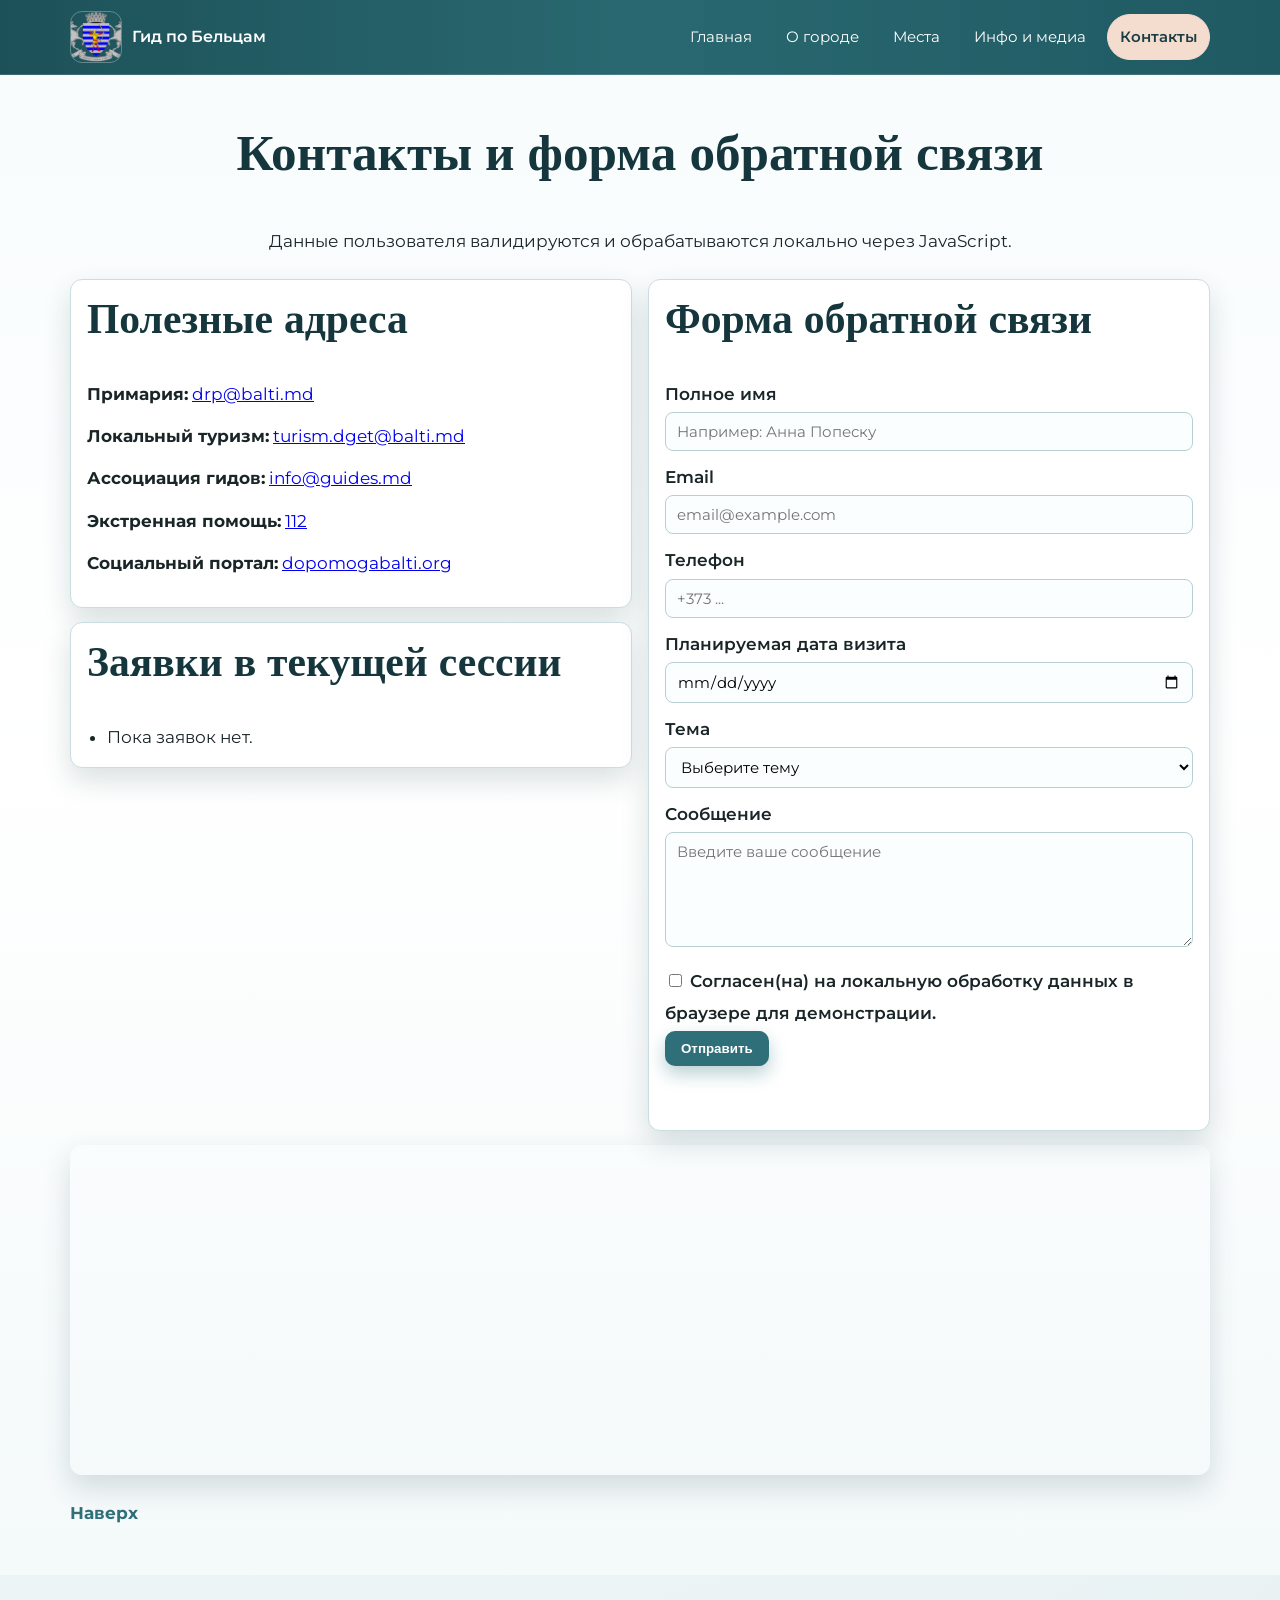
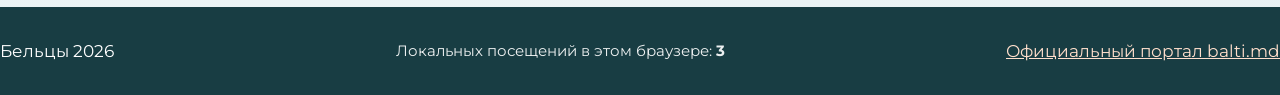
<file: pages/contacte.html>
﻿<!DOCTYPE html>
<html lang="ru">
<head>
    <!-- Meta + CSS + JS для страницы контактов -->
    <meta charset="UTF-8">
    <meta name="viewport" content="width=device-width, initial-scale=1.0">
    <meta name="description" content="Контактные данные и форма с обработкой на стороне клиента в JavaScript.">
    <link rel="stylesheet" href="../css/style.css?v=20260421">
    <link rel="stylesheet" href="https://cdnjs.cloudflare.com/ajax/libs/font-awesome/6.1.1/css/all.min.css">
    <link rel="icon" href="../images/logo.png">
    <script src="../js/script.js" defer></script>
    <title>Бельцы - Контакты</title>
</head>
<body id="top">
    <noscript class="noscript-msg">Для интерактивных элементов сайта включите JavaScript в браузере.</noscript>

    <header class="site-header">
        <div class="container header-inner">
            <a class="brand" href="../index.html">
                <img class="logo" src="../images/logo.png" alt="Официальный логотип сайта Бельцы">
                <span>Гид по Бельцам</span>
            </a>

            <nav id="siteNav" class="site-nav" aria-label="Основная навигация">
                <a href="../index.html">Главная</a>
                <a href="../pages/despre.html">О городе</a>
                <a href="../pages/dostoprimechatel.html">Места</a>
                <a href="../pages/index.html">Инфо и медиа</a>
                <a href="../pages/contacte.html">Контакты</a>
            </nav>

            <button id="hamburger" type="button" aria-label="Открыть меню" aria-expanded="false">
                <i class="fa-solid fa-bars"></i>
            </button>
        </div>
    </header>

    <main>
        <!-- Раздел контактов: информация + форма с валидацией в браузере -->
        <section class="content-block">
            <div class="container">
                <h1 class="centered">Контакты и форма обратной связи</h1>
                <p class="section-subtitle">Данные пользователя валидируются и обрабатываются локально через JavaScript.</p>

                <div class="row">
                    <div class="col-50">
                        <article class="contacte reveal">
                            <h2>Полезные адреса</h2>
                            <p><strong>Примария:</strong> <a href="mailto:drp@balti.md">drp@balti.md</a></p>
                            <p><strong>Локальный туризм:</strong> <a href="mailto:turism.dget@balti.md">turism.dget@balti.md</a></p>
                            <p><strong>Ассоциация гидов:</strong> <a href="mailto:info@guides.md">info@guides.md</a></p>
                            <p><strong>Экстренная помощь:</strong> <a href="tel:112">112</a></p>
                            <p><strong>Социальный портал:</strong> <a target="_blank" rel="noopener noreferrer" href="https://dopomogabalti.org/home_ru">dopomogabalti.org</a></p>
                        </article>

                        <article class="contacte reveal">
                            <h2>Заявки в текущей сессии</h2>
                            <ul id="request-list" class="request-list">
                                <li>Пока заявок нет.</li>
                            </ul>
                        </article>
                    </div>

                    <div class="col-50">
                        <form id="contact-form" class="cform reveal" novalidate>
                            <h2>Форма обратной связи</h2>

                            <label for="name">Полное имя</label>
                            <input id="name" name="name" type="text" placeholder="Например: Анна Попеску" required minlength="2">

                            <label for="email">Email</label>
                            <input id="email" name="email" type="email" placeholder="email@example.com" required>

                            <label for="phone">Телефон</label>
                            <input id="phone" name="phone" type="tel" placeholder="+373 ..." required>

                            <label for="visit-date">Планируемая дата визита</label>
                            <input id="visit-date" name="visit_date" type="date" required>

                            <label for="topic">Тема</label>
                            <select id="topic" name="topic" required>
                                <option value="">Выберите тему</option>
                                <option value="Туризм">Туризм</option>
                                <option value="События">События</option>
                                <option value="Транспорт">Транспорт</option>
                                <option value="Образование">Образование</option>
                            </select>

                            <label for="message">Сообщение</label>
                            <textarea id="message" name="message" rows="5" placeholder="Введите ваше сообщение" required></textarea>

                            <label class="form-check" for="privacy">
                                <input id="privacy" name="privacy" type="checkbox" required>
                                <span>Согласен(на) на локальную обработку данных в браузере для демонстрации.</span>
                            </label>

                            <button type="submit" class="action-btn">Отправить</button>
                            <p id="form-status" class="status" aria-live="polite"></p>
                        </form>
                    </div>
                </div>

                <!-- Внешняя карта для географической ориентации -->
                <iframe
                    class="harta reveal"
                    src="https://www.google.com/maps/embed?pb=!1m18!1m12!1m3!1d42907.97107232485!2d27.860093747606285!3d47.76693839751698!2m3!1f0!2f0!3f0!3m2!1i1024!2i768!4f13.1!3m3!1m2!1s0x40cb673a731f2613%3A0x75ffb7a54ede02d9!2z0JHQtdC70YzRhtGLLCDQnNC-0LvQtNC-0LLQsA!5e0!3m2!1sru!2s!4v1774688675212!5m2!1sru!2s"
                    style="border:0;"
                    allowfullscreen=""
                    loading="lazy"
                    referrerpolicy="no-referrer-when-downgrade"
                    title="Карта муниципия Бельцы"
                ></iframe>

                <a href="#top" class="back-top">Наверх</a>
            </div>
        </section>
    </main>

    <footer>
        <div class="container footer-inner">
            <span>Бельцы <span class="year"></span></span>
            <span class="footer-meta">Локальных посещений в этом браузере: <strong data-visit-counter>0</strong></span>
            <a class="footer-link" target="_blank" rel="noopener noreferrer" href="https://balti.md/">Официальный портал balti.md</a>
        </div>
    </footer>
</body>
</html>
</file>
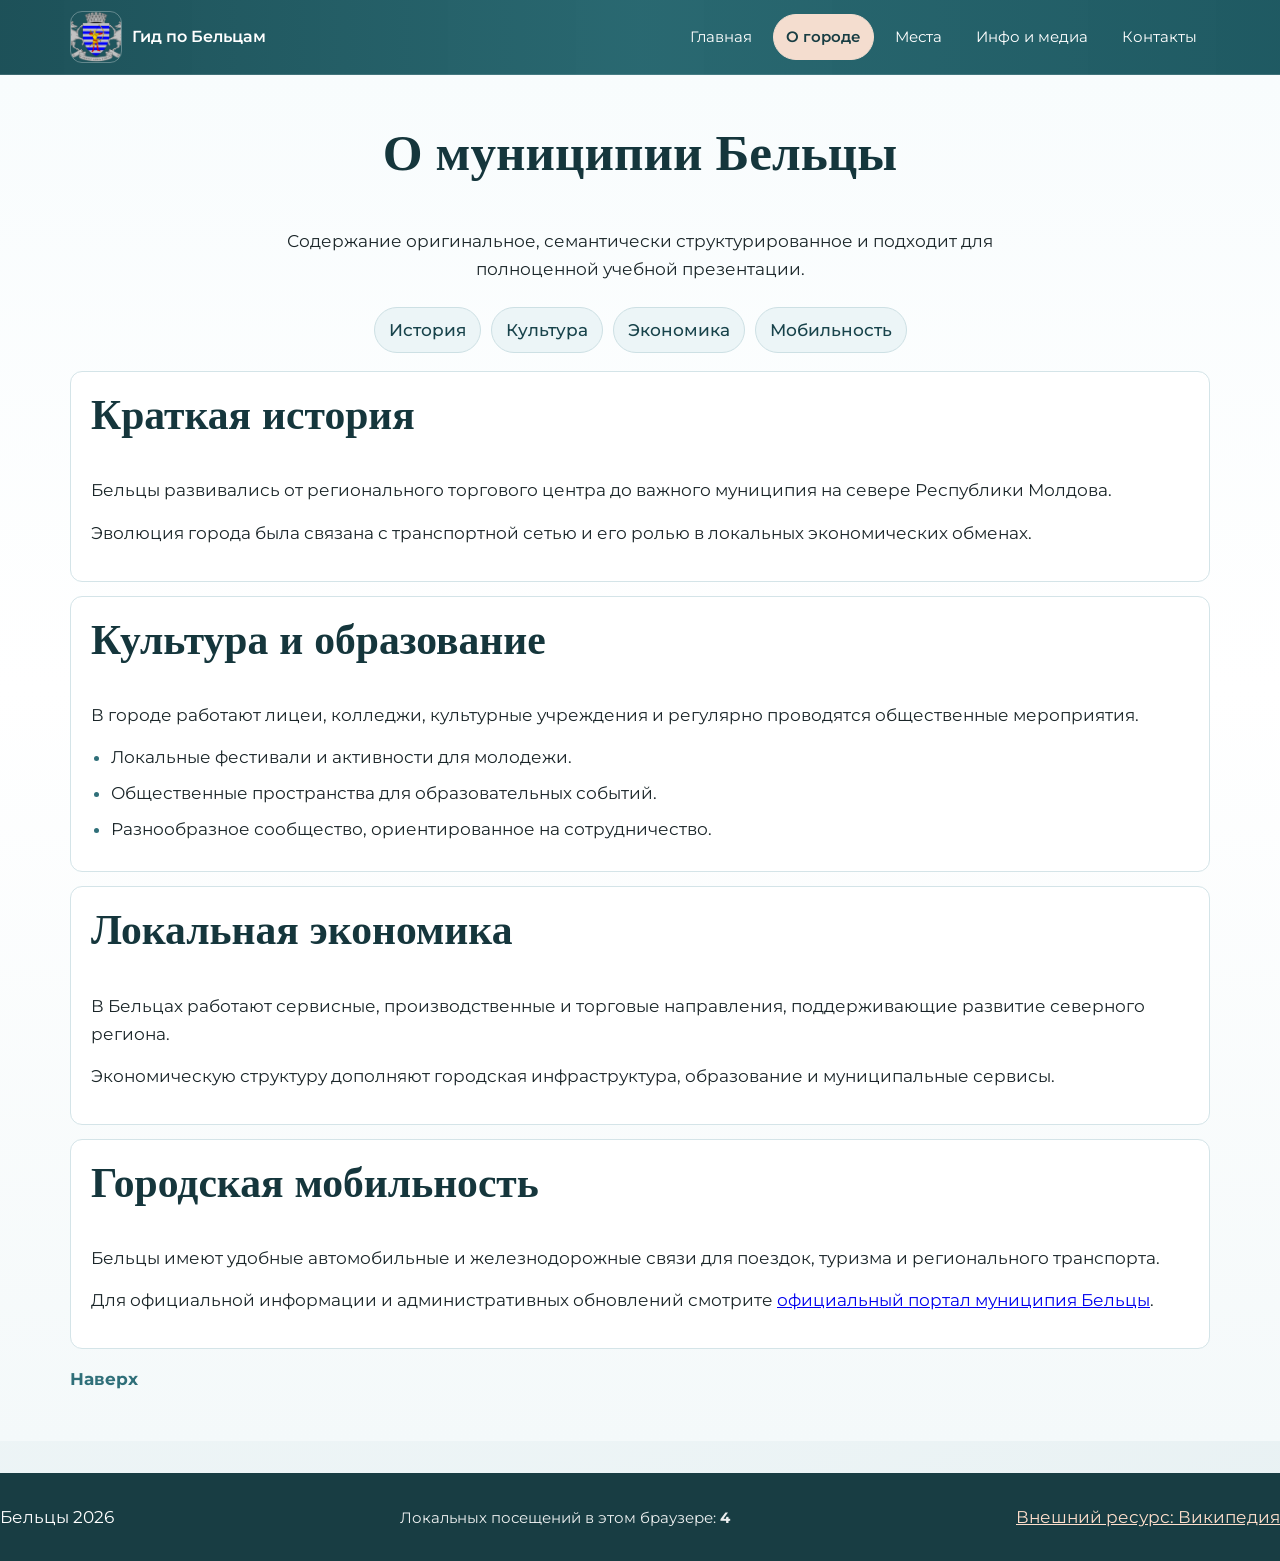
<file: pages/despre.html>
﻿<!DOCTYPE html>
<html lang="ru">
<head>
    <!-- Общие настройки: viewport и глобальные файлы -->
    <meta charset="UTF-8">
    <meta name="viewport" content="width=device-width, initial-scale=1.0">
    <meta name="description" content="Страница о Бельцах: история, культура, экономика и городская мобильность.">
    <link rel="stylesheet" href="../css/style.css?v=20260421">
    <link rel="stylesheet" href="https://cdnjs.cloudflare.com/ajax/libs/font-awesome/6.1.1/css/all.min.css">
    <link rel="icon" href="../images/logo.png">
    <script src="../js/script.js" defer></script>
    <title>Бельцы - О городе</title>
</head>
<body id="top">
    <noscript class="noscript-msg">Для интерактивных элементов сайта включите JavaScript в браузере.</noscript>

    <header class="site-header">
        <div class="container header-inner">
            <a class="brand" href="../index.html">
                <img class="logo" src="../images/logo.png" alt="Официальный логотип сайта Бельцы">
                <span>Гид по Бельцам</span>
            </a>

            <nav id="siteNav" class="site-nav" aria-label="Основная навигация">
                <a href="../index.html">Главная</a>
                <a href="../pages/despre.html">О городе</a>
                <a href="../pages/dostoprimechatel.html">Места</a>
                <a href="../pages/index.html">Инфо и медиа</a>
                <a href="../pages/contacte.html">Контакты</a>
            </nav>

            <button id="hamburger" type="button" aria-label="Открыть меню" aria-expanded="false">
                <i class="fa-solid fa-bars"></i>
            </button>
        </div>
    </header>

    <main>
        <!-- Информационная страница с внутренними якорями -->
        <section class="content-block">
            <div class="container">
                <h1 class="centered">О муниципии Бельцы</h1>
                <p class="section-subtitle">Содержание оригинальное, семантически структурированное и подходит для полноценной учебной презентации.</p>

                <div class="anchor-nav">
                    <a href="#history">История</a>
                    <a href="#culture">Культура</a>
                    <a href="#economy">Экономика</a>
                    <a href="#mobility">Мобильность</a>
                </div>

                <article id="history" class="info-block reveal">
                    <h2>Краткая история</h2>
                    <p>Бельцы развивались от регионального торгового центра до важного муниципия на севере Республики Молдова.</p>
                    <p>Эволюция города была связана с транспортной сетью и его ролью в локальных экономических обменах.</p>
                </article>

                <article id="culture" class="info-block reveal">
                    <h2>Культура и образование</h2>
                    <p>В городе работают лицеи, колледжи, культурные учреждения и регулярно проводятся общественные мероприятия.</p>
                    <ul class="info-list">
                        <li>Локальные фестивали и активности для молодежи.</li>
                        <li>Общественные пространства для образовательных событий.</li>
                        <li>Разнообразное сообщество, ориентированное на сотрудничество.</li>
                    </ul>
                </article>

                <article id="economy" class="info-block reveal">
                    <h2>Локальная экономика</h2>
                    <p>В Бельцах работают сервисные, производственные и торговые направления, поддерживающие развитие северного региона.</p>
                    <p>Экономическую структуру дополняют городская инфраструктура, образование и муниципальные сервисы.</p>
                </article>

                <article id="mobility" class="info-block reveal">
                    <h2>Городская мобильность</h2>
                    <p>Бельцы имеют удобные автомобильные и железнодорожные связи для поездок, туризма и регионального транспорта.</p>
                    <p>
                        Для официальной информации и административных обновлений
                        смотрите <a target="_blank" rel="noopener noreferrer" href="https://balti.md/">официальный портал муниципия Бельцы</a>.
                    </p>
                </article>

                <a href="#top" class="back-top">Наверх</a>
            </div>
        </section>
    </main>

    <footer>
        <div class="container footer-inner">
            <span>Бельцы <span class="year"></span></span>
            <span class="footer-meta">Локальных посещений в этом браузере: <strong data-visit-counter>0</strong></span>
            <a class="footer-link" target="_blank" rel="noopener noreferrer" href="https://ru.wikipedia.org/wiki/%D0%91%D0%B5%D0%BB%D1%8C%D1%86%D1%8B">Внешний ресурс: Википедия</a>
        </div>
    </footer>
</body>
</html>
</file>
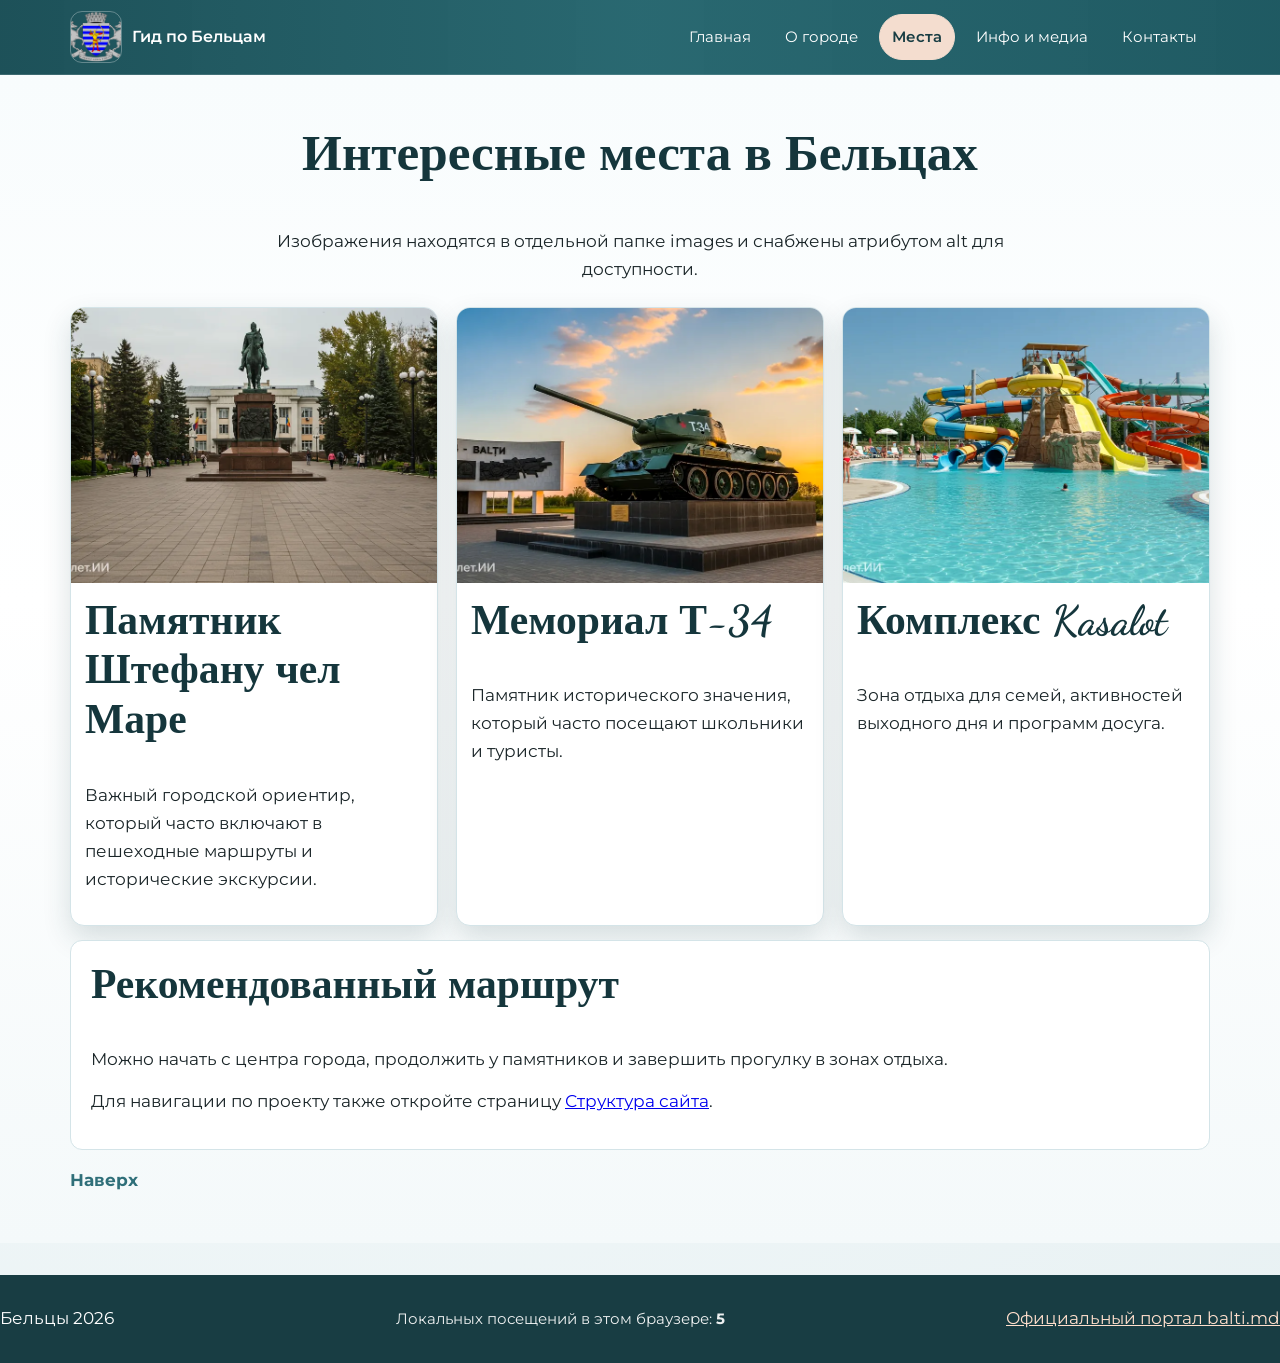
<file: pages/dostoprimechatel.html>
﻿<!DOCTYPE html>
<html lang="ru">
<head>
    <!-- Параметры отображения и подключение общих файлов -->
    <meta charset="UTF-8">
    <meta name="viewport" content="width=device-width, initial-scale=1.0">
    <meta name="description" content="Знаковые места Бельц с изображениями и краткими описаниями.">
    <link rel="stylesheet" href="../css/style.css?v=20260421">
    <link rel="stylesheet" href="https://cdnjs.cloudflare.com/ajax/libs/font-awesome/6.1.1/css/all.min.css">
    <link rel="icon" href="../images/logo.png">
    <script src="../js/script.js" defer></script>
    <title>Бельцы - Интересные места</title>
</head>
<body id="top">
    <noscript class="noscript-msg">Для интерактивных элементов сайта включите JavaScript в браузере.</noscript>

    <header class="site-header">
        <div class="container header-inner">
            <a class="brand" href="../index.html">
                <img class="logo" src="../images/logo.png" alt="Официальный логотип сайта Бельцы">
                <span>Гид по Бельцам</span>
            </a>

            <nav id="siteNav" class="site-nav" aria-label="Основная навигация">
                <a href="../index.html">Главная</a>
                <a href="../pages/despre.html">О городе</a>
                <a href="../pages/dostoprimechatel.html">Места</a>
                <a href="../pages/index.html">Инфо и медиа</a>
                <a href="../pages/contacte.html">Контакты</a>
            </nav>

            <button id="hamburger" type="button" aria-label="Открыть меню" aria-expanded="false">
                <i class="fa-solid fa-bars"></i>
            </button>
        </div>
    </header>

    <main>
        <!-- Страница мест с ALT-изображениями и тематическими описаниями -->
        <section class="content-block">
            <div class="container">
                <h1 class="centered">Интересные места в Бельцах</h1>
                <p class="section-subtitle">Изображения находятся в отдельной папке images и снабжены атрибутом alt для доступности.</p>

                <div class="loc-grid">
                    <article class="loc reveal">
                        <img src="../images/pameatnik.png" alt="Памятник Штефану чел Маре в центре Бельц">
                        <div class="loc-body">
                            <h2>Памятник Штефану чел Маре</h2>
                            <p>Важный городской ориентир, который часто включают в пешеходные маршруты и исторические экскурсии.</p>
                        </div>
                    </article>

                    <article class="loc reveal">
                        <img src="../images/tank.png" alt="Мемориал Т-34 в Бельцах">
                        <div class="loc-body">
                            <h2>Мемориал Т-34</h2>
                            <p>Памятник исторического значения, который часто посещают школьники и туристы.</p>
                        </div>
                    </article>

                    <article class="loc reveal">
                        <img src="../images/aqua.png" alt="Развлекательный комплекс Kasalot в Бельцах">
                        <div class="loc-body">
                            <h2>Комплекс Kasalot</h2>
                            <p>Зона отдыха для семей, активностей выходного дня и программ досуга.</p>
                        </div>
                    </article>
                </div>

                <article class="info-block reveal">
                    <h2>Рекомендованный маршрут</h2>
                    <p>Можно начать с центра города, продолжить у памятников и завершить прогулку в зонах отдыха.</p>
                    <p>Для навигации по проекту также откройте страницу <a href="../pages/structura.html">Структура сайта</a>.</p>
                </article>

                <a href="#top" class="back-top">Наверх</a>
            </div>
        </section>
    </main>

    <footer>
        <div class="container footer-inner">
            <span>Бельцы <span class="year"></span></span>
            <span class="footer-meta">Локальных посещений в этом браузере: <strong data-visit-counter>0</strong></span>
            <a class="footer-link" target="_blank" rel="noopener noreferrer" href="https://balti.md/">Официальный портал balti.md</a>
        </div>
    </footer>
</body>
</html>
</file>
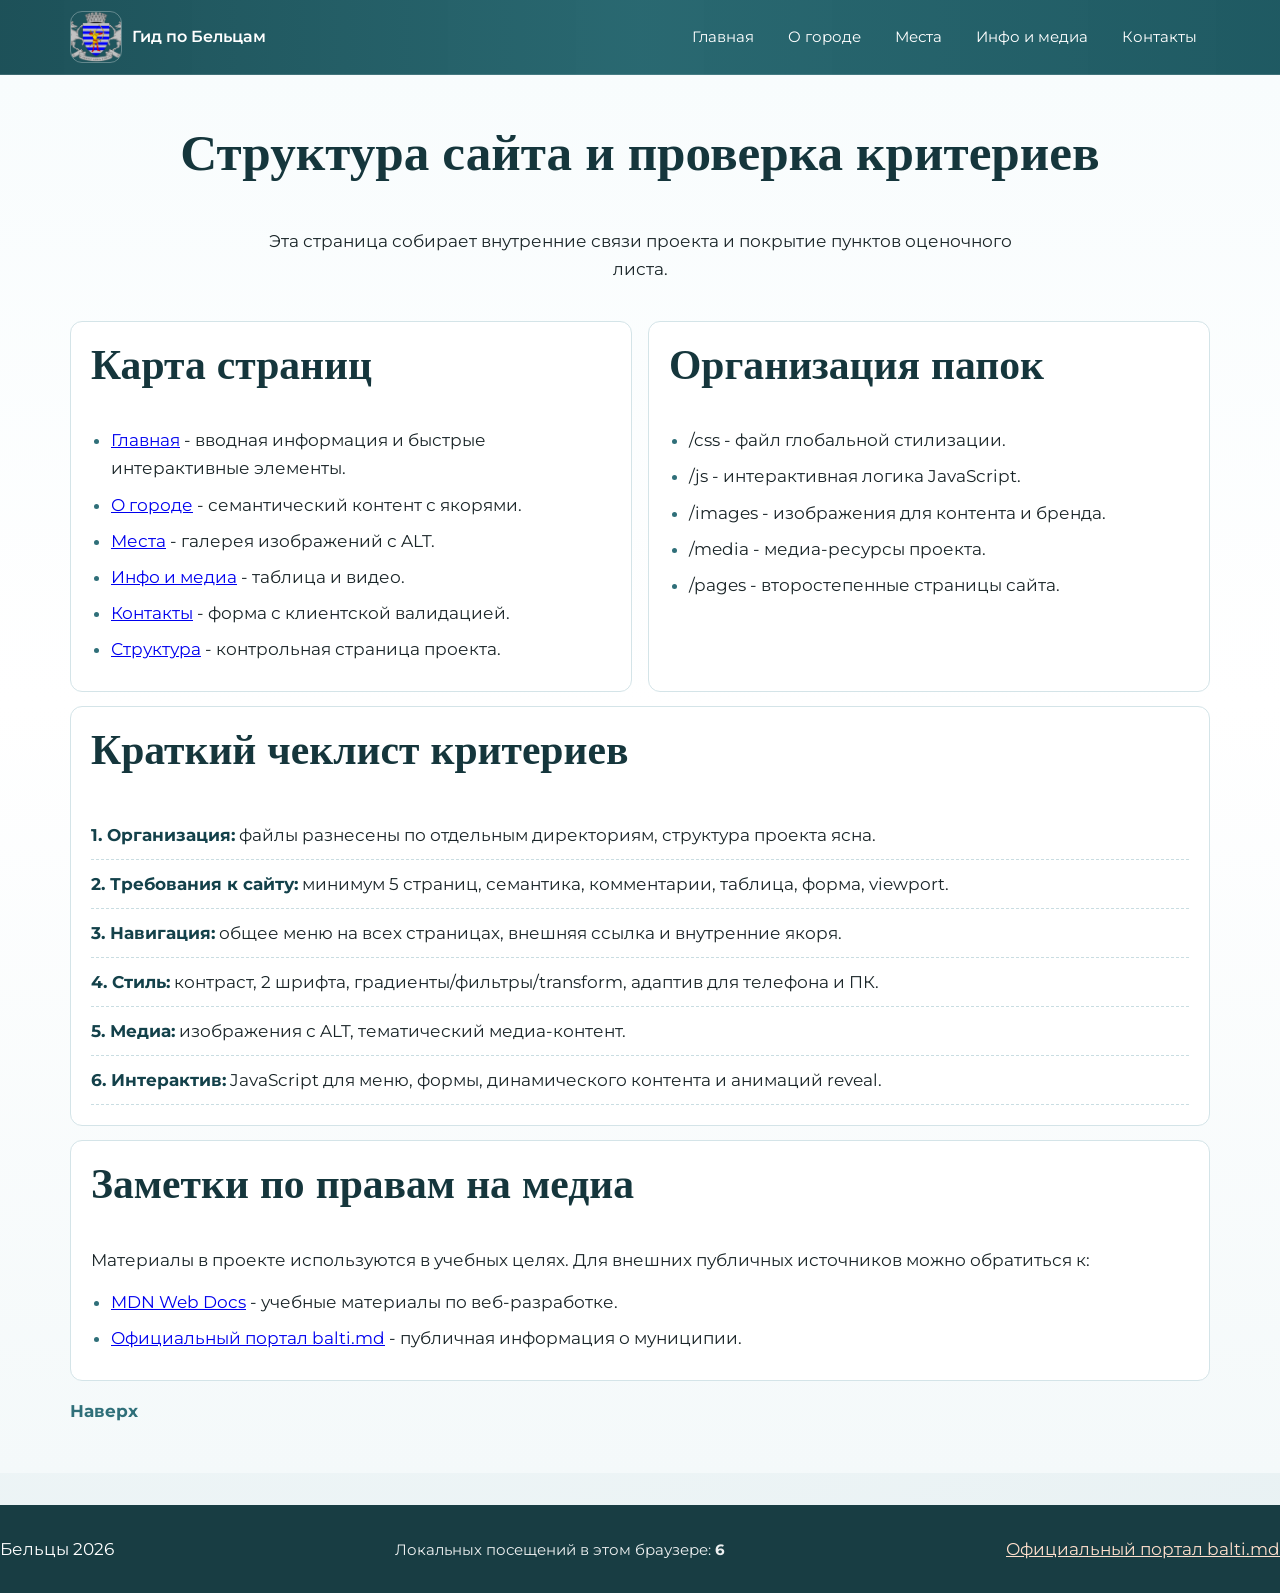
<file: pages/structura.html>
﻿<!DOCTYPE html>
<html lang="ru">
<head>
    <!-- Стандартная конфигурация для страницы структуры -->
    <meta charset="UTF-8">
    <meta name="viewport" content="width=device-width, initial-scale=1.0">
    <meta name="description" content="Структура проекта и проверка выполнения критериев оценки сайта.">
    <link rel="stylesheet" href="../css/style.css?v=20260421">
    <link rel="stylesheet" href="https://cdnjs.cloudflare.com/ajax/libs/font-awesome/6.1.1/css/all.min.css">
    <link rel="icon" href="../images/logo.png">
    <script src="../js/script.js" defer></script>
    <title>Бельцы - Структура сайта</title>
</head>
<body id="top">
    <noscript class="noscript-msg">Для интерактивных элементов сайта включите JavaScript в браузере.</noscript>

    <header class="site-header">
        <div class="container header-inner">
            <a class="brand" href="../index.html">
                <img class="logo" src="../images/logo.png" alt="Официальный логотип сайта Бельцы">
                <span>Гид по Бельцам</span>
            </a>

            <nav id="siteNav" class="site-nav" aria-label="Основная навигация">
                <a href="../index.html">Главная</a>
                <a href="../pages/despre.html">О городе</a>
                <a href="../pages/dostoprimechatel.html">Места</a>
                <a href="../pages/index.html">Инфо и медиа</a>
                <a href="../pages/contacte.html">Контакты</a>
            </nav>

            <button id="hamburger" type="button" aria-label="Открыть меню" aria-expanded="false">
                <i class="fa-solid fa-bars"></i>
            </button>
        </div>
    </header>

    <main>
        <!-- Контрольная страница: карта сайта + краткий чеклист критериев -->
        <section class="content-block">
            <div class="container">
                <h1 class="centered">Структура сайта и проверка критериев</h1>
                <p class="section-subtitle">Эта страница собирает внутренние связи проекта и покрытие пунктов оценочного листа.</p>

                <div class="site-map">
                    <article class="info-block reveal">
                        <h2>Карта страниц</h2>
                        <ul class="info-list">
                            <li><a href="../index.html">Главная</a> - вводная информация и быстрые интерактивные элементы.</li>
                            <li><a href="../pages/despre.html">О городе</a> - семантический контент с якорями.</li>
                            <li><a href="../pages/dostoprimechatel.html">Места</a> - галерея изображений с ALT.</li>
                            <li><a href="../pages/index.html">Инфо и медиа</a> - таблица и видео.</li>
                            <li><a href="../pages/contacte.html">Контакты</a> - форма с клиентской валидацией.</li>
                            <li><a href="../pages/structura.html">Структура</a> - контрольная страница проекта.</li>
                        </ul>
                    </article>

                    <article class="info-block reveal">
                        <h2>Организация папок</h2>
                        <ul class="info-list">
                            <li>/css - файл глобальной стилизации.</li>
                            <li>/js - интерактивная логика JavaScript.</li>
                            <li>/images - изображения для контента и бренда.</li>
                            <li>/media - медиа-ресурсы проекта.</li>
                            <li>/pages - второстепенные страницы сайта.</li>
                        </ul>
                    </article>
                </div>

                <article class="info-block reveal">
                    <h2>Краткий чеклист критериев</h2>
                    <ul class="criteria-list">
                        <li><strong>1. Организация:</strong> файлы разнесены по отдельным директориям, структура проекта ясна.</li>
                        <li><strong>2. Требования к сайту:</strong> минимум 5 страниц, семантика, комментарии, таблица, форма, viewport.</li>
                        <li><strong>3. Навигация:</strong> общее меню на всех страницах, внешняя ссылка и внутренние якоря.</li>
                        <li><strong>4. Стиль:</strong> контраст, 2 шрифта, градиенты/фильтры/transform, адаптив для телефона и ПК.</li>
                        <li><strong>5. Медиа:</strong> изображения с ALT, тематический медиа-контент.</li>
                        <li><strong>6. Интерактив:</strong> JavaScript для меню, формы, динамического контента и анимаций reveal.</li>
                    </ul>
                </article>

                <article class="info-block reveal">
                    <h2>Заметки по правам на медиа</h2>
                    <p>Материалы в проекте используются в учебных целях. Для внешних публичных источников можно обратиться к:</p>
                    <ul class="info-list">
                        <li><a target="_blank" rel="noopener noreferrer" href="https://developer.mozilla.org/">MDN Web Docs</a> - учебные материалы по веб-разработке.</li>
                        <li><a target="_blank" rel="noopener noreferrer" href="https://balti.md/">Официальный портал balti.md</a> - публичная информация о муниципии.</li>
                    </ul>
                </article>

                <a href="#top" class="back-top">Наверх</a>
            </div>
        </section>
    </main>

    <footer>
        <div class="container footer-inner">
            <span>Бельцы <span class="year"></span></span>
            <span class="footer-meta">Локальных посещений в этом браузере: <strong data-visit-counter>0</strong></span>
            <a class="footer-link" target="_blank" rel="noopener noreferrer" href="https://balti.md/">Официальный портал balti.md</a>
        </div>
    </footer>
</body>
</html>
</file>
<file: css/style.css>
﻿/* Importam exact doua familii de fonturi, conform cerintei rubricii. */
@import url('https://fonts.googleapis.com/css2?family=Dancing+Script:wght@500;700&family=Montserrat:wght@300;400;500;600;700&display=swap');

/* Variabile globale: culori, umbre si dimensiuni comune pe toate paginile. */
:root {
    --bg-main: #f2f8f9;
    --bg-header: #183d43;
    --bg-card: #ffffff;
    --accent: #2f6f79;
    --accent-2: #f29d7e;
    --text-main: #1a2528;
    --text-light: #ffffff;
    --border: #d4e4e8;
    --shadow: 0 12px 28px rgba(24, 61, 67, 0.16);
    --container: 1140px;
}

/* Setari de baza pentru box model pe toate elementele. */
* {
    box-sizing: border-box;
}

html {
    scroll-behavior: smooth;
}

/* Eliminam scroll orizontal: cerinta de scroll minim si doar vertical. */
body {
    margin: 0;
    overflow-x: hidden;
    font-family: "Montserrat", sans-serif;
    font-size: 17px;
    line-height: 1.65;
    color: var(--text-main);
    background: radial-gradient(circle at 20% 10%, #f8fdff 0%, #f2f8f9 45%, #e8f1f3 100%);
}

main {
    min-height: 0;
}

img,
video,
iframe {
    max-width: 100%;
}

h1,
h2,
h3,
h4,
h5,
h6 {
    margin-top: 0;
    line-height: 1.2;
    font-family: "Dancing Script", cursive;
    color: #15363c;
}

h1 {
    font-size: clamp(2rem, 4vw, 3.4rem);
}

h2 {
    font-size: clamp(1.7rem, 3.4vw, 2.6rem);
}

p {
    margin: 0 0 14px;
}

ul {
    margin: 0;
}

/* Container reutilizabil pentru latime controlata pe ecrane mari. */
.container {
    width: min(var(--container), calc(100% - 30px));
    margin-inline: auto;
}

/* Mesaj pentru utilizatori care au JavaScript dezactivat. */
.noscript-msg {
    display: block;
    background: #fff1e8;
    color: #663c1f;
    border-bottom: 1px solid #f2cbb7;
    padding: 10px 16px;
    text-align: center;
}

/* Header fix cu blur pentru lizibilitate pe orice fundal. */
.site-header {
    position: sticky;
    top: 0;
    z-index: 50;
    background: linear-gradient(90deg, rgba(20, 74, 82, 0.96) 0%, rgba(28, 95, 104, 0.94) 50%, rgba(22, 83, 92, 0.96) 100%);
    backdrop-filter: blur(5px);
    border-bottom: 1px solid rgba(255, 255, 255, 0.14);
}

.header-inner {
    display: flex;
    align-items: center;
    gap: 14px;
    min-height: 74px;
}

.brand {
    display: inline-flex;
    align-items: center;
    gap: 10px;
    color: var(--text-light);
    text-decoration: none;
    font-weight: 600;
    font-size: 1rem;
}

.logo {
    width: 52px;
    height: 52px;
    border-radius: 12px;
    object-fit: cover;
    border: 1px solid rgba(255, 255, 255, 0.3);
}

/* Navigare clara pe desktop, cu evidentierea paginii active. */
.site-nav {
    margin-left: auto;
    display: flex;
    flex-wrap: wrap;
    gap: 8px;
}

.site-nav a {
    color: var(--text-light);
    text-decoration: none;
    padding: 9px 12px;
    border-radius: 999px;
    border: 1px solid transparent;
    transition: 0.25s ease;
    font-size: 0.96rem;
}

.site-nav a:hover,
.site-nav a:focus-visible {
    background: rgba(255, 255, 255, 0.14);
    border-color: rgba(255, 255, 255, 0.35);
    outline: none;
}

.site-nav a.current {
    background: #f4ddcf;
    color: #183d43;
    border-color: #f4ddcf;
    font-weight: 600;
}

/* Buton burger pentru navigarea pe telefon. */
#hamburger {
    margin-left: auto;
    display: none;
    width: 42px;
    height: 42px;
    border-radius: 10px;
    border: 1px solid rgba(255, 255, 255, 0.35);
    color: var(--text-light);
    background: transparent;
    cursor: pointer;
}

section {
    padding: 48px 0;
}

/* Hero cu gradient + imagine de fundal (cerinta stil: fundaluri). */
.hero {
    min-height: calc(100vh - 74px);
    min-height: calc(100dvh - 74px);
    display: flex;
    align-items: center;
    background: linear-gradient(120deg, rgba(16, 43, 48, 0.78), rgba(25, 77, 85, 0.62)), url('../images/index.png') center/cover;
}

.hero-content {
    color: var(--text-light);
    max-width: 760px;
}

.hero-content h1 {
    color: var(--text-light);
    margin-bottom: 12px;
}

.hero-content p {
    font-size: 1.07rem;
    max-width: 690px;
}

.hero-tools {
    display: flex;
    flex-wrap: wrap;
    gap: 10px;
    margin-top: 20px;
}

/* Butoane reutilizabile pentru call to action. */
.action-btn,
.ghost-btn {
    display: inline-flex;
    align-items: center;
    justify-content: center;
    padding: 10px 16px;
    border-radius: 10px;
    font-weight: 600;
    text-decoration: none;
    transition: transform 0.2s ease, box-shadow 0.2s ease, background 0.2s ease;
}

.action-btn {
    border: none;
    cursor: pointer;
    background: var(--accent);
    color: var(--text-light);
    box-shadow: 0 8px 18px rgba(47, 111, 121, 0.33);
}

.action-btn:hover {
    transform: translateY(-1px);
    background: #255e67;
}

.ghost-btn {
    border: 1px solid rgba(255, 255, 255, 0.6);
    color: var(--text-light);
    background: rgba(255, 255, 255, 0.08);
}

.ghost-btn:hover {
    transform: translateY(-1px);
    background: rgba(255, 255, 255, 0.17);
}

/* Sectiuni deschise la culoare pentru contrast bun al textului. */
.content-block {
    background: linear-gradient(180deg, #f8fcfd 0%, #ffffff 45%, #f4f9fa 100%);
}

.centered {
    text-align: center;
}

.section-title {
    margin-bottom: 10px;
}

.section-subtitle {
    max-width: 780px;
    margin: 0 auto 24px;
    text-align: center;
}

/* Grila de carduri pentru puncte-cheie si raspuns responsive. */
.card-grid {
    display: grid;
    grid-template-columns: repeat(3, minmax(220px, 1fr));
    gap: 16px;
}

.card {
    background: var(--bg-card);
    border: 1px solid var(--border);
    border-radius: 14px;
    padding: 18px;
    box-shadow: var(--shadow);
}

.card h3 {
    margin-bottom: 8px;
}

.badge {
    display: inline-flex;
    align-items: center;
    padding: 4px 10px;
    border-radius: 999px;
    font-size: 0.82rem;
    border: 1px solid #c9dde2;
    background: #ecf6f8;
    color: #1e4f58;
}

/* Navigare interna prin ancore in forma de chips. */
.anchor-nav {
    display: flex;
    flex-wrap: wrap;
    justify-content: center;
    gap: 10px;
    margin-bottom: 18px;
}

.anchor-nav a {
    text-decoration: none;
    color: #18434b;
    border: 1px solid #cde0e4;
    background: #ecf5f7;
    border-radius: 999px;
    padding: 8px 14px;
    font-weight: 500;
}

.anchor-nav a:hover {
    background: #e0eef1;
}

.info-block {
    margin-top: 14px;
    padding: 20px;
    border-radius: 12px;
    border: 1px solid var(--border);
    background: var(--bg-card);
}

.info-list {
    padding-left: 20px;
}

.info-list li {
    margin-bottom: 8px;
}

.info-list li::marker {
    color: var(--accent);
}

/* Carduri pentru locatii: imagine + efecte vizuale cerute de rubrica. */
.loc-grid {
    display: grid;
    grid-template-columns: repeat(3, minmax(220px, 1fr));
    gap: 18px;
}

.loc {
    overflow: hidden;
    border-radius: 14px;
    border: 1px solid var(--border);
    background: var(--bg-card);
    box-shadow: var(--shadow);
    display: flex;
    flex-direction: column;
}

.loc img {
    width: 100%;
    aspect-ratio: 4 / 3;
    object-fit: cover;
    filter: saturate(1.06) contrast(1.02);
    transition: transform 0.35s ease, filter 0.35s ease;
}

.loc:hover img {
    transform: scale(1.05);
    filter: saturate(1.2) contrast(1.08);
}

.loc-body {
    padding: 14px 14px 18px;
}

/* Tabel responsive cu head contrastant. */
.table-wrap {
    overflow-x: auto;
}

.data-table {
    width: 100%;
    border-collapse: collapse;
    background: var(--bg-card);
    border: 1px solid var(--border);
}

.data-table th,
.data-table td {
    border: 1px solid var(--border);
    padding: 10px;
    text-align: left;
}

.data-table thead {
    background: #dcecf0;
}

/* Media (audio/video) in carduri separate. */
.media-grid {
    display: grid;
    grid-template-columns: repeat(2, minmax(260px, 1fr));
    gap: 16px;
}

.media-card {
    background: var(--bg-card);
    border: 1px solid var(--border);
    border-radius: 12px;
    padding: 14px;
    box-shadow: var(--shadow);
}

.media-card video,
.media-card audio {
    width: 100%;
    border-radius: 8px;
}

/* Увеличиваем медиа-блок на странице "Инфо и медиа". */
#media h2 {
    font-size: clamp(2.1rem, 4.6vw, 3.5rem);
}

#media .media-grid {
    grid-template-columns: 1fr;
}

#media .media-card {
    padding: 18px;
}

#media .media-card video {
    aspect-ratio: 4 / 3;
}

.small-note {
    margin-top: 8px;
    font-size: 0.92rem;
    color: #3f575d;
}

/* Layout pentru pagina de contacte: doua coloane pe desktop. */
.row {
    display: flex;
    flex-wrap: wrap;
    gap: 16px;
}

.col-50 {
    width: calc(50% - 8px);
}

.contacte,
.cform {
    border: 1px solid #cadde1;
    border-radius: 12px;
    background: var(--bg-card);
    box-shadow: var(--shadow);
    padding: 16px;
    margin-bottom: 14px;
}

.cform label {
    display: block;
    font-weight: 600;
    margin-bottom: 4px;
}

.cform input,
.cform textarea,
.cform select {
    width: 100%;
    font-size: 15px;
    font-family: inherit;
    padding: 9px 11px;
    margin-bottom: 12px;
    border: 1px solid #b7cfd5;
    border-radius: 8px;
    background: #fbfeff;
}

.cform input:focus,
.cform textarea:focus,
.cform select:focus {
    outline: 2px solid #b6dce3;
    border-color: #7aaeb8;
}

.form-check {
    display: flex;
    align-items: flex-start;
    gap: 8px;
    margin-bottom: 12px;
}

.form-check input {
    margin-top: 5px;
    width: auto;
}

.status {
    min-height: 24px;
    margin-top: 10px;
    font-weight: 500;
}

.status.ok {
    color: #14643d;
}

.status.error {
    color: #8f2e2e;
}

.request-list {
    padding-left: 20px;
}

.harta {
    width: 100%;
    min-height: 330px;
    border: 1px solid var(--border);
    border-radius: 12px;
    box-shadow: var(--shadow);
}

/* Reprezentare vizuala pentru structura si criterii. */
.site-map {
    display: grid;
    grid-template-columns: repeat(2, minmax(260px, 1fr));
    gap: 16px;
}

.criteria-list {
    list-style: none;
    padding: 0;
}

.criteria-list li {
    padding: 10px 0;
    border-bottom: 1px dashed #c9dde2;
}

.criteria-list li strong {
    color: #13414a;
}

/* Link de intoarcere la inceputul paginii. */
.back-top {
    display: inline-flex;
    margin-top: 16px;
    text-decoration: none;
    color: var(--accent);
    font-weight: 700;
}

/* Clasa pentru elemente care apar cu animatie din JavaScript. */
.reveal {
    opacity: 0;
    transform: translateY(18px);
    transition: opacity 0.65s ease, transform 0.65s ease;
}

.reveal.show {
    opacity: 1;
    transform: translateY(0);
}

footer {
    margin-top: 32px;
    min-height: 88px;
    background: var(--bg-header);
    color: var(--text-light);
    display: flex;
    align-items: center;
}

.footer-inner {
    display: flex;
    align-items: center;
    justify-content: space-between;
    gap: 10px;
    flex-wrap: wrap;
    width: 100%;
}

.footer-meta {
    font-size: 0.95rem;
    opacity: 0.92;
}

.footer-link {
    color: #ffdfcc;
    text-decoration: underline;
}

/* Layout adaptiv pentru tablete. */
@media (max-width: 1000px) {
    body {
        font-size: 16px;
    }

    section {
        padding: 40px 0;
    }

    .card-grid,
    .loc-grid,
    .media-grid,
    .site-map {
        grid-template-columns: 1fr;
    }

    #media .media-card video {
        aspect-ratio: 16 / 9;
    }

    .col-50 {
        width: 100%;
    }
}

/* Layout mobil: navigare burger + spatii reduse. */
@media (max-width: 820px) {
    .header-inner {
        min-height: 68px;
    }

    #hamburger {
        display: inline-flex;
        align-items: center;
        justify-content: center;
    }

    .site-nav {
        display: none;
        width: 100%;
        flex-direction: column;
        gap: 6px;
        margin: 6px 0 12px;
    }

    .site-nav.mobile {
        display: flex;
    }

    .site-nav a {
        width: 100%;
    }

    .hero {
        min-height: calc(100vh - 68px);
        min-height: calc(100dvh - 68px);
        background-position: center;
    }
}

/* Respectam accesibilitatea pentru utilizatori care prefera mai putina animatie. */
@media (prefers-reduced-motion: reduce) {
    * {
        animation-duration: 0.01ms !important;
        animation-iteration-count: 1 !important;
        transition-duration: 0.01ms !important;
        scroll-behavior: auto !important;
    }
}
</file>
